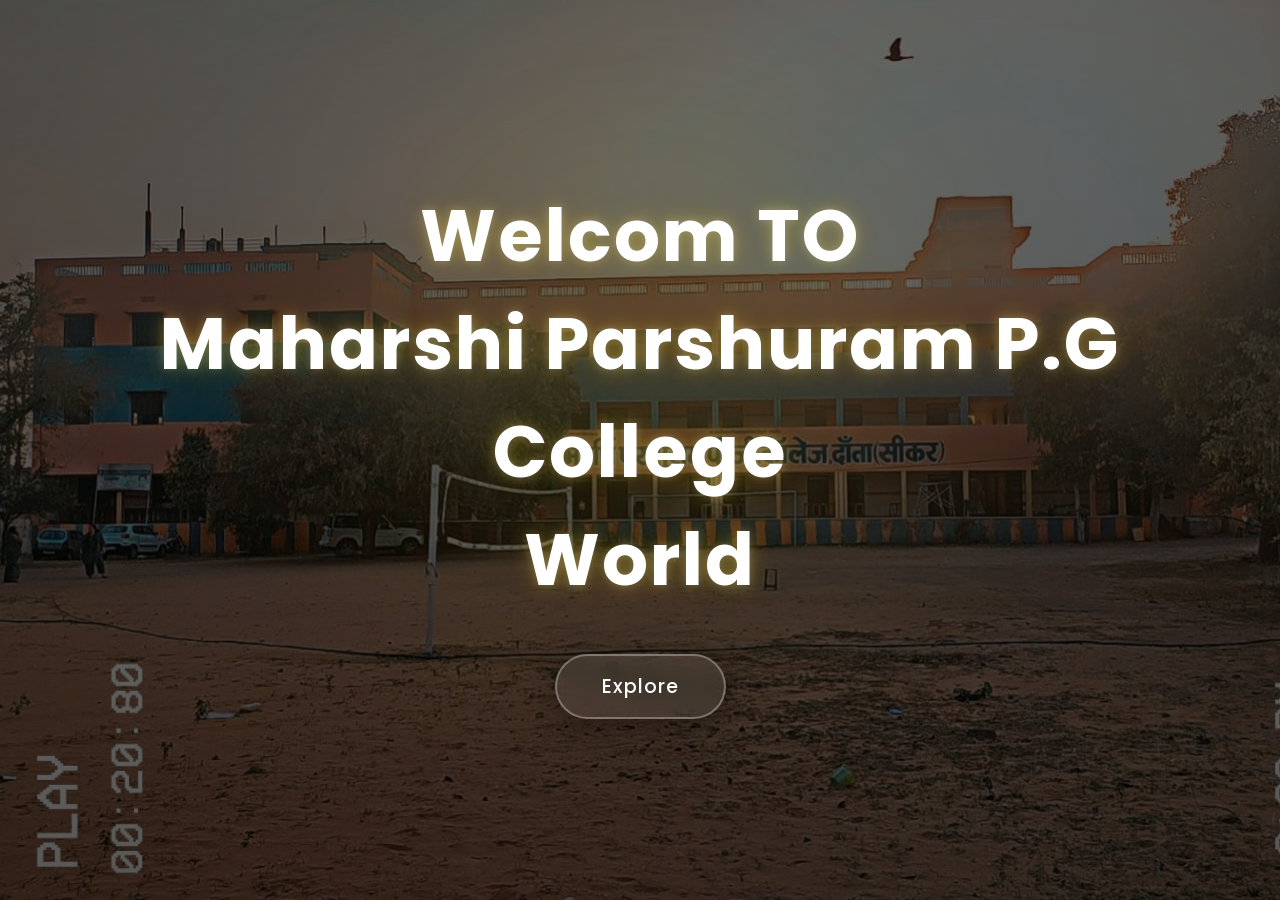
<file: index.html>
<!DOCTYPE html>
<html lang="en">
<head>
    <meta charset="UTF-8">
    <meta name="viewport" content="width=device-width, initial-scale=1.0">
    <title>maharshi parshuram college home paje</title>
    <style>
        *{margin: 0px;
            padding:0px;
            
        }
        main{
            background-image: url(imgcollege.jpeg);
            height: 100vh;
            background-size: 100%  ;
            background-repeat: no-repeat;
            background-attachment: fixed;
        }

    </style>
    <link rel="stylesheet" href="index.css">
</head> 
<body>
    <main>
        <h1>Welcom TO</h1>
        <h1> Maharshi Parshuram P.G College  </h1>
        <h1>World</h1>
        <a href="explore.html">Explore</a>
    </main>
</body>
</html>
</file>
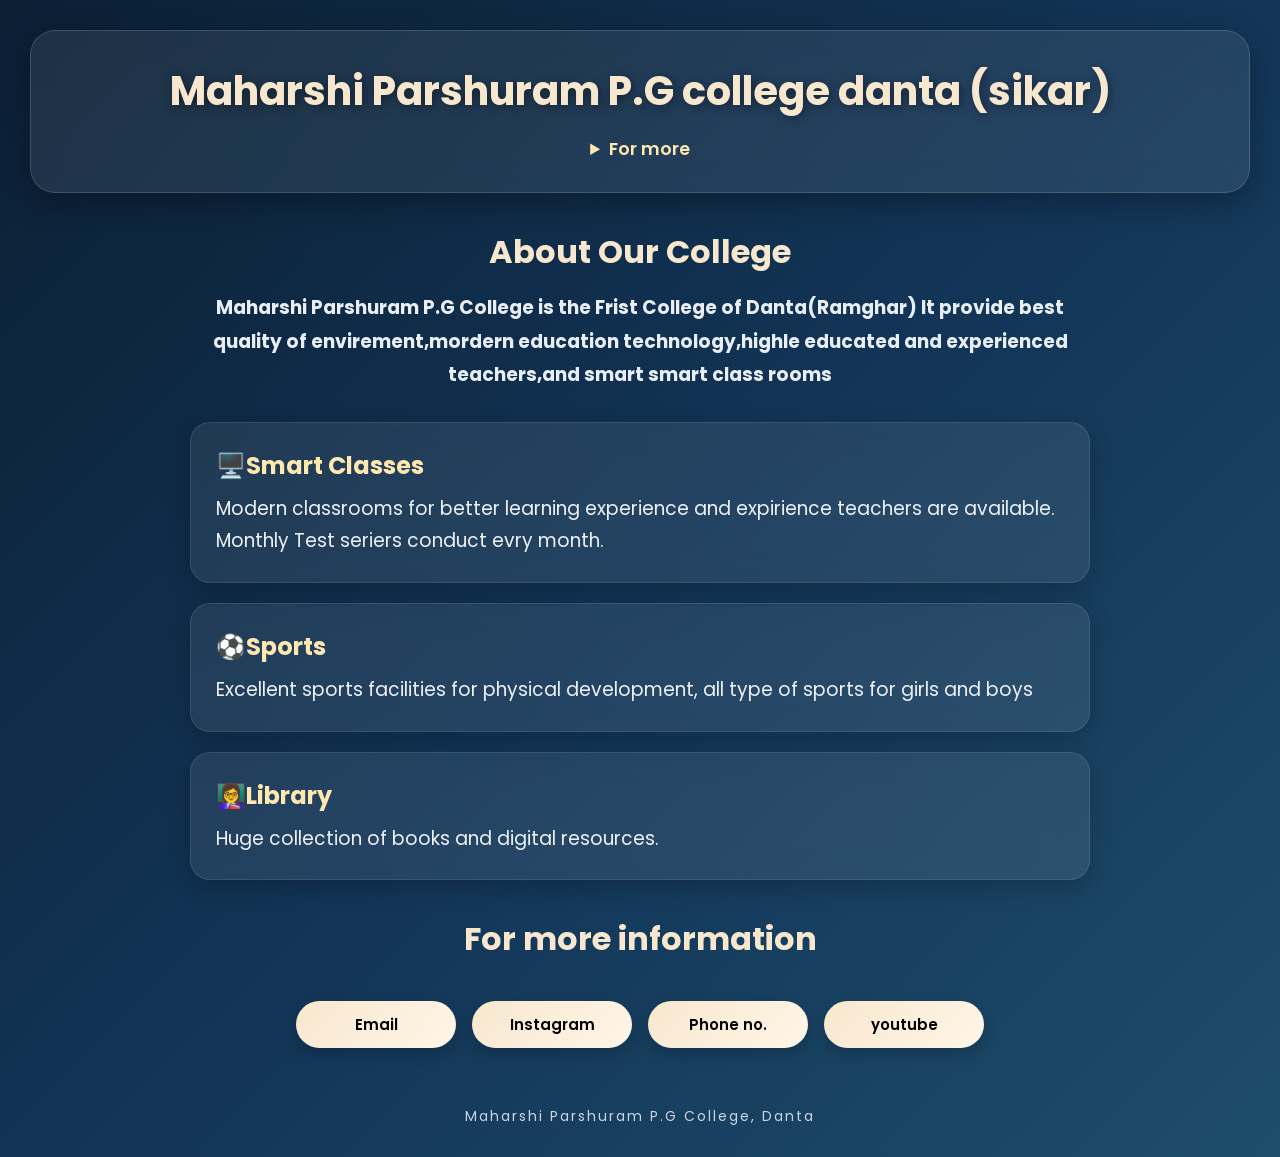
<file: explore.html>
<!doctype html>
<html lang="en">
  <head>
    <meta charset="UTF-8" />
    <meta name="viewport" content="width=device-width, initial-scale=1.0" />
    <title>maharshi parshuram college explore paje</title>
    <link rel="stylesheet" href="explore.css" />
    <style>
      a{
      color: black;

      }
      
    </style>
  </head>
  <body>
    <a href="frist paje.css"></a>

    <div>
      <h1>Maharshi Parshuram P.G college danta (sikar)</h1>
      <details>
        <summary>For more</summary>
        <p>
      <button>About</button>
      <button>Cource</button>
      <button>Staff</button>
      <button>Contact</button>
      <button>Location</button>
      <button><a href="Management.html">Management</a></button>
      <button>facilities</button>
      <button>Gallery</button>
      <button>Video</button>
      <button>Downloads</button>
      <button>Login</button>
        </p>
      </details>
      
    </div>

    <h1>About Our College</h1>
    <h3>
      Maharshi Parshuram P.G College is the Frist College of Danta(Ramghar) It
      provide best quality of envirement,mordern education technology,highle
      educated and experienced teachers,and smart smart class rooms
    </h3>

    <sectiona>
      <h2>🖥️Smart Classes</h2>
      <h3>
        Modern classrooms for better learning experience and expirience teachers
        are available. Monthly Test seriers conduct evry month.
      </h3>
    </sectiona>
    <sectionb>
      <h2>⚽Sports</h2>
      <h3>
        Excellent sports facilities for physical development, all type of sports
        for girls and boys
      </h3>
    </sectionb>
    <sectionc>
      <h2>👩‍🏫Library</h2>
      <h3>Huge collection of books and digital resources.</h3>
    </sectionc>

    <h1>For more information</h1>
    <ul>
      <button><li><a href="emailto:mppgcdanta@gmail.com">Email</a></li></button>
      <button><li><a href="https://instagram.com/mpcollagedanta">Instagram</a></li></button>
      <button><li><a href="tel:91+9413344372">Phone no.</a></li></button>
      <button><li><a href="https://www.youtube.com/@Mpcollegedanta">youtube</a></li></button>
    </ul>
  </body>
</html>
</file>
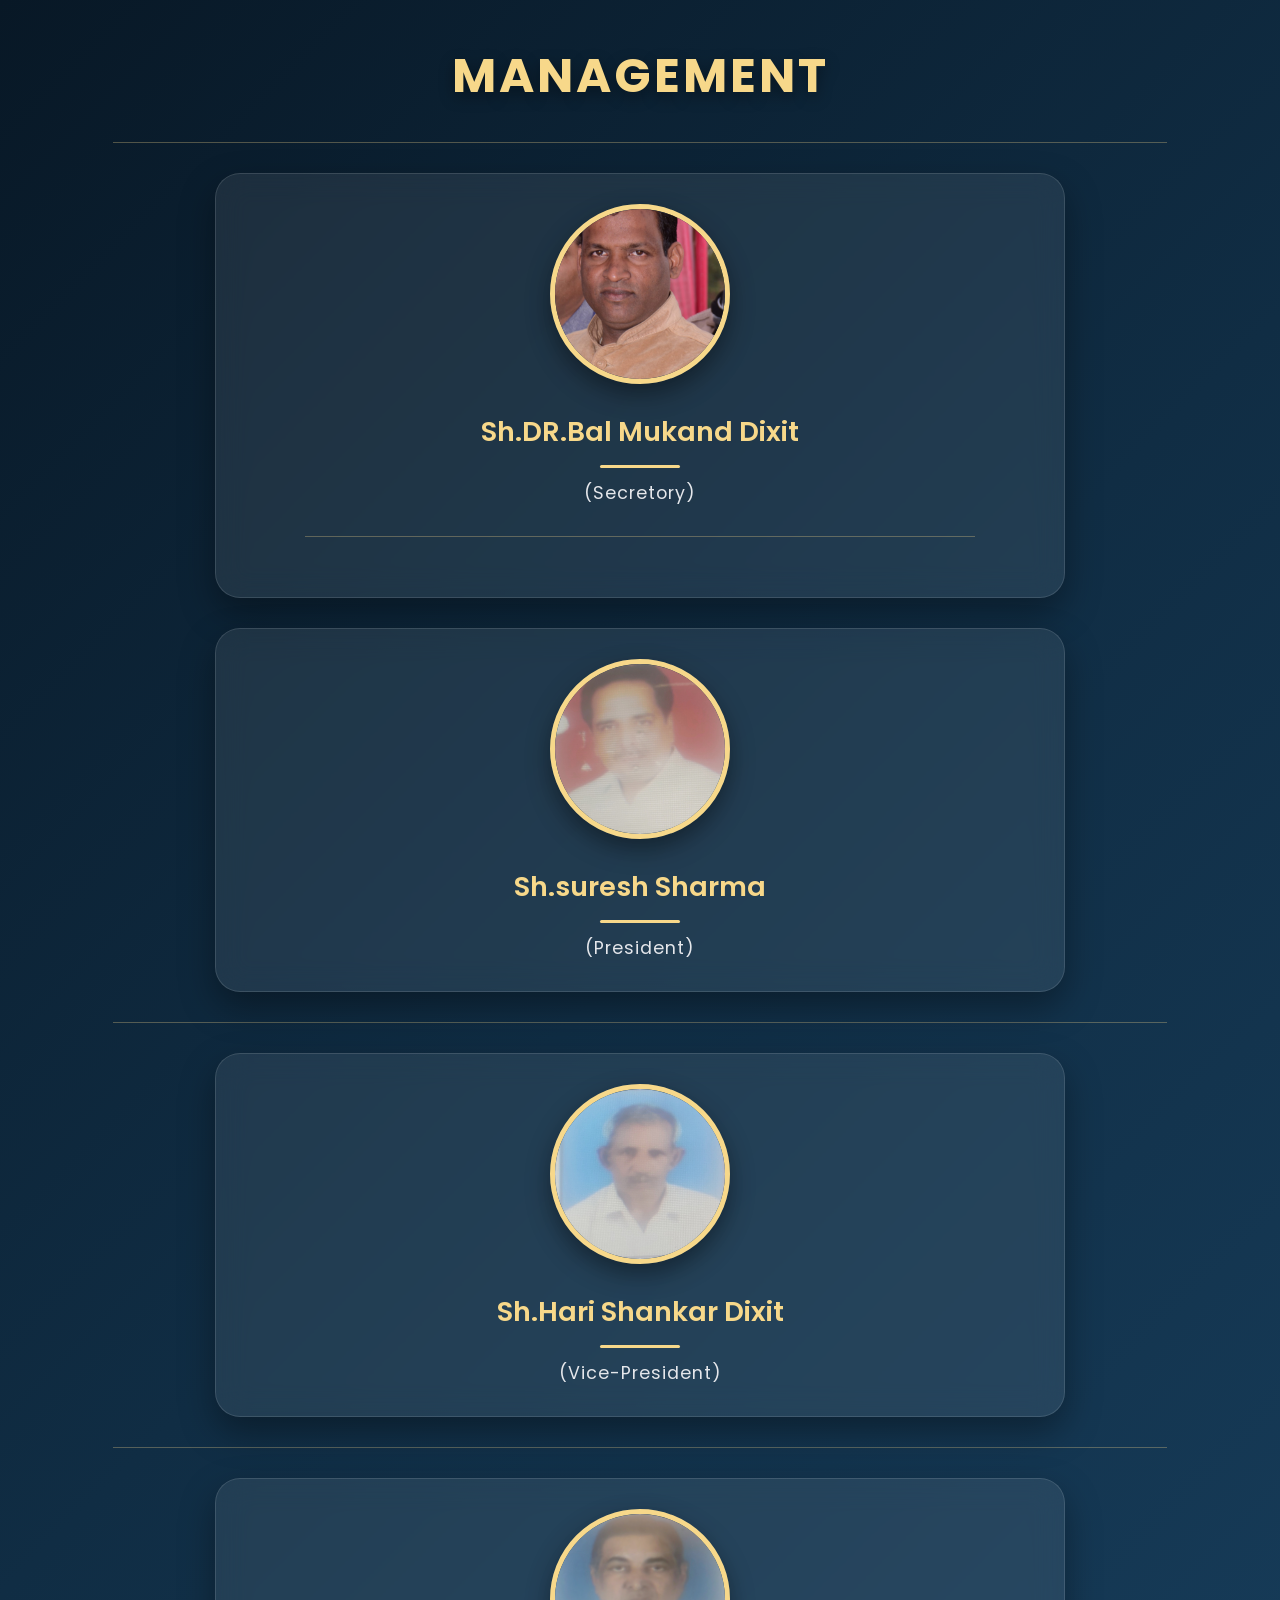
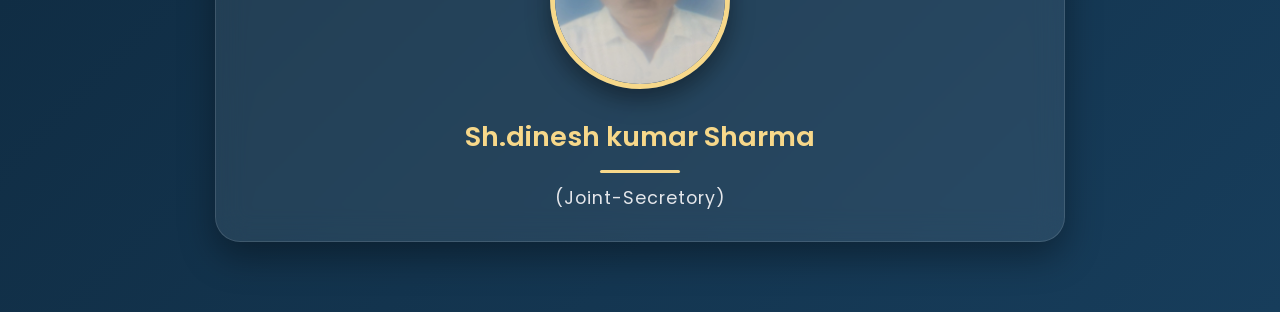
<file: Management.html>
<!DOCTYPE html>
<html lang="en">
<head>
    <meta charset="UTF-8">
    <meta name="viewport" content="width=device-width, initial-scale=1.0">
    <title>maharshi parshuram college about paje</title>
    <link rel="stylesheet" href="Management .css">
</head>
<body>
    <h1>Management</h1>
    <hr>
    <sectiona class="card">
        
    <img src="1780163649467.jpg" alt=""height="200">
    <h2>Sh.DR.Bal Mukand Dixit</h2>
    <h3>(Secretory)</h3>
        
    <hr>
    </sectiona>
    <sectionb class="card">
        <img src="1780163649450.jpg" alt="" height="150">
        <h2>Sh.suresh Sharma</h2>
        <h3>(President)</h3>
    </sectionb>
    <hr>
    <sectionc class="card">
        <img src="1780163649462.jpg" alt=""height="150">
        <h2>Sh.Hari Shankar Dixit</h2>
        <h3>(Vice-President)</h3>
    </sectionc>
    <hr>
    <sectiond class="card">
        <img src="1780163649457.jpg" alt=""height="150">
        <h2>Sh.dinesh kumar Sharma</h2>
        <h3>(Joint-Secretory)</h3>
    </sectiond>
</body>
</html>
</file>
<file: index.css>
/* Google Font Import */
@import url('https://fonts.googleapis.com/css2?family=Poppins:wght@300;400;500;600;700&display=swap');

*{
    margin: 0;
    padding: 0;
    box-sizing: border-box;
    font-family: 'Poppins', sans-serif;
}

body{
    overflow: hidden;
}

/* MAIN SECTION */

main{
    height: 100vh;
    width: 100%;
    
    background:
    linear-gradient(rgba(0,0,0,0.55), rgba(0,0,0,0.65)),
    url(imgcollege.jpeg);

    background-size: cover;
    background-position: center;
    background-repeat: no-repeat;

    display: flex;
    flex-direction: column;
    justify-content: center;
    align-items: center;

    text-align: center;
    position: relative;
}

/* LUXURY GLOW EFFECT */

main::before{
    content: "";
    position: absolute;
    width: 500px;
    height: 500px;
    background: rgba(255, 215, 0, 0.08);
    border-radius: 50%;
    filter: blur(120px);
    top: 10%;
    left: 50%;
    transform: translateX(-50%);
}

/* HEADING */

h1{
    color: white;
    font-size: 4.5rem;
    font-weight: 700;
    letter-spacing: 2px;

    width: 80%;
    max-width: 1000px;

    text-shadow:
    0 0 10px rgba(255,255,255,0.2),
    0 0 20px rgba(255,215,0,0.3);

    z-index: 2;

    animation: fadeIn 1.5s ease;
}

/* BUTTON */

a{
    margin-top: 40px;
    text-decoration: none;

    color: white;
    font-size: 1.2rem;
    font-weight: 500;

    padding: 16px 45px;

    border: 2px solid rgba(255,255,255,0.3);

    border-radius: 50px;

    background: rgba(255,255,255,0.08);

    backdrop-filter: blur(10px);

    transition: all 0.4s ease;

    z-index: 2;

    letter-spacing: 1px;

    box-shadow:
    0 8px 32px rgba(0,0,0,0.35);
}

/* HOVER EFFECT */

a:hover{
    background: linear-gradient(135deg, #FFD700, #ffb700);

    color: black;

    transform: translateY(-5px) scale(1.05);

    box-shadow:
    0 10px 30px rgba(255,215,0,0.45);
}

/* ANIMATION */

@keyframes fadeIn{
    from{
        opacity: 0;
        transform: translateY(30px);
    }

    to{
        opacity: 1;
        transform: translateY(0);
    }
}

/* RESPONSIVE DESIGN */

@media(max-width: 768px){

    h1{
        font-size: 2.5rem;
        width: 90%;
    }

    a{
        padding: 14px 35px;
        font-size: 1rem;
    }
}

@media(max-width: 480px){

    h1{
        font-size: 2rem;
    }
}
</file>
<file: explore.css>
/* Google Font */
@import url('https://fonts.googleapis.com/css2?family=Poppins:wght@300;400;500;600;700&display=swap');

*{
    margin:0;
    padding:0;
    box-sizing:border-box;
    font-family:'Poppins',sans-serif;
}

body{
    background: linear-gradient(135deg,#0b1f33,#123456,#1e4d6b);
    min-height:100vh;
    padding:30px;
    color:#f8f5ef;
}

/* Header */
div{
    background: rgba(255,255,255,0.08);
    backdrop-filter: blur(15px);
    border:1px solid rgba(255,255,255,0.15);
    border-radius:25px;
    padding:30px;
    text-align:center;
    box-shadow:0 10px 30px rgba(0,0,0,0.3);
    margin-bottom:30px;
}

div h1{
    font-size:2.5rem;
    color:#f7e7ce;
    margin-bottom:15px;
    text-shadow:2px 2px 10px rgba(0,0,0,0.4);
}

/* Details */
details{
    margin-top:15px;
}

summary{
    cursor:pointer;
    font-size:1.1rem;
    color:#ffe8b0;
    font-weight:600;
}

/* Buttons */
button{
    background:linear-gradient(135deg,#f7e7ce,#fff6e8);
    color:#123456;
    border:none;
    padding:12px 22px;
    margin:8px;
    border-radius:30px;
    font-size:15px;
    font-weight:600;
    cursor:pointer;
    transition:0.4s;
    box-shadow:0 5px 15px rgba(0,0,0,0.2);
}

button:hover{
    transform:translateY(-5px);
    background:#ffd27f;
    box-shadow:0 10px 25px rgba(255,210,127,0.4);
}

/* Main Heading */
body > h1{
    text-align:center;
    color:#f7e7ce;
    margin:35px 0 15px;
    font-size:2rem;
}

body > h3{
    text-align:center;
    max-width:900px;
    margin:0 auto 30px;
    line-height:1.8;
    color:#e8eef4;
}

/* Feature Cards */
sectiona,
sectionb,
sectionc{
    display:block;
    background:rgba(255,255,255,0.08);
    backdrop-filter:blur(15px);
    border-radius:20px;
    padding:25px;
    margin:20px auto;
    max-width:900px;
    border:1px solid rgba(255,255,255,0.1);
    transition:0.4s;
    box-shadow:0 8px 25px rgba(0,0,0,0.2);
}

sectiona:hover,
sectionb:hover,
sectionc:hover{
    transform:translateY(-8px);
    background:rgba(255,255,255,0.12);
}

sectiona h2,
sectionb h2,
sectionc h2{
    color:#ffe8b0;
    margin-bottom:10px;
}

sectiona h3,
sectionb h3,
sectionc h3{
    color:#edf2f7;
    font-weight:400;
    line-height:1.7;
}

/* Contact Section */
ul{
    display:flex;
    justify-content:center;
    flex-wrap:wrap;
    list-style:none;
    margin-top:30px;
}

ul li{
    list-style:none;
}

ul button{
    min-width:160px;
}

a{
    text-decoration:none;
    color:#123456;
    font-weight:600;
}

/* Footer Style Effect */
body::after{
    content:"Maharshi Parshuram P.G College, Danta";
    display:block;
    text-align:center;
    margin-top:50px;
    color:#cbd5e1;
    font-size:14px;
    letter-spacing:2px;
}

/* Mobile */
@media(max-width:768px){

    div h1{
        font-size:1.8rem;
    }

    body > h1{
        font-size:1.6rem;
    }

    button{
        width:90%;
    }

    ul{
        flex-direction:column;
        align-items:center;
    }
}
</file>
<file: Management .css>
@import url('https://fonts.googleapis.com/css2?family=Poppins:wght@300;400;500;600;700&display=swap');

*{
    margin:0;
    padding:0;
    box-sizing:border-box;
    font-family:'Poppins',sans-serif;
}

body{
    background:linear-gradient(135deg,#081826,#102d44,#173d5b);
    color:#f5f5f5;
    min-height:100vh;
    padding:40px 20px;
}

/* Main Heading */
h1{
    text-align:center;
    font-size:3rem;
    color:#f7d88a;
    margin-bottom:30px;
    text-transform:uppercase;
    letter-spacing:3px;
    text-shadow:0 5px 15px rgba(0,0,0,0.4);
}

/* Line */
hr{
    border:none;
    height:1px;
    background:rgba(247,216,138,0.3);
    margin:30px auto;
    width:85%;
}

/* Management Cards */
sectiona,
sectionb,
sectionc,
sectiond{
    display:block;
    max-width:850px;
    margin:30px auto;
    padding:30px;
    text-align:center;

    background:rgba(255,255,255,0.08);
    backdrop-filter:blur(15px);
    border:1px solid rgba(255,255,255,0.12);

    border-radius:25px;
    box-shadow:0 15px 35px rgba(0,0,0,0.35);

    transition:all 0.4s ease;
}

sectiona:hover,
sectionb:hover,
sectionc:hover,
sectiond:hover{
    transform:translateY(-10px);
    box-shadow:0 20px 40px rgba(247,216,138,0.25);
}

/* Images */
img{
    width:180px;
    height:180px;
    object-fit:cover;

    border-radius:50%;
    border:5px solid #f7d88a;

    box-shadow:0 10px 25px rgba(0,0,0,0.4);
    transition:0.4s;
}

img:hover{
    transform:scale(1.05);
}

/* Names */
h2{
    margin-top:20px;
    color:#f7d88a;
    font-size:1.7rem;
    font-weight:600;
}

/* Position */
h3{
    margin-top:8px;
    color:#e5e7eb;
    font-weight:400;
    font-size:1.1rem;
    letter-spacing:1px;
}

/* Decorative Gold Line */
h2::after{
    content:"";
    display:block;
    width:80px;
    height:3px;
    background:#f7d88a;
    margin:12px auto;
    border-radius:10px;
}

/* Mobile Responsive */
@media(max-width:768px){

    h1{
        font-size:2rem;
    }

    sectiona,
    sectionb,
    sectionc,
    sectiond{
        padding:20px;
        margin:20px auto;
    }

    img{
        width:140px;
        height:140px;
    }

    h2{
        font-size:1.3rem;
    }

    h3{
        font-size:1rem;
    }
}
</file>
